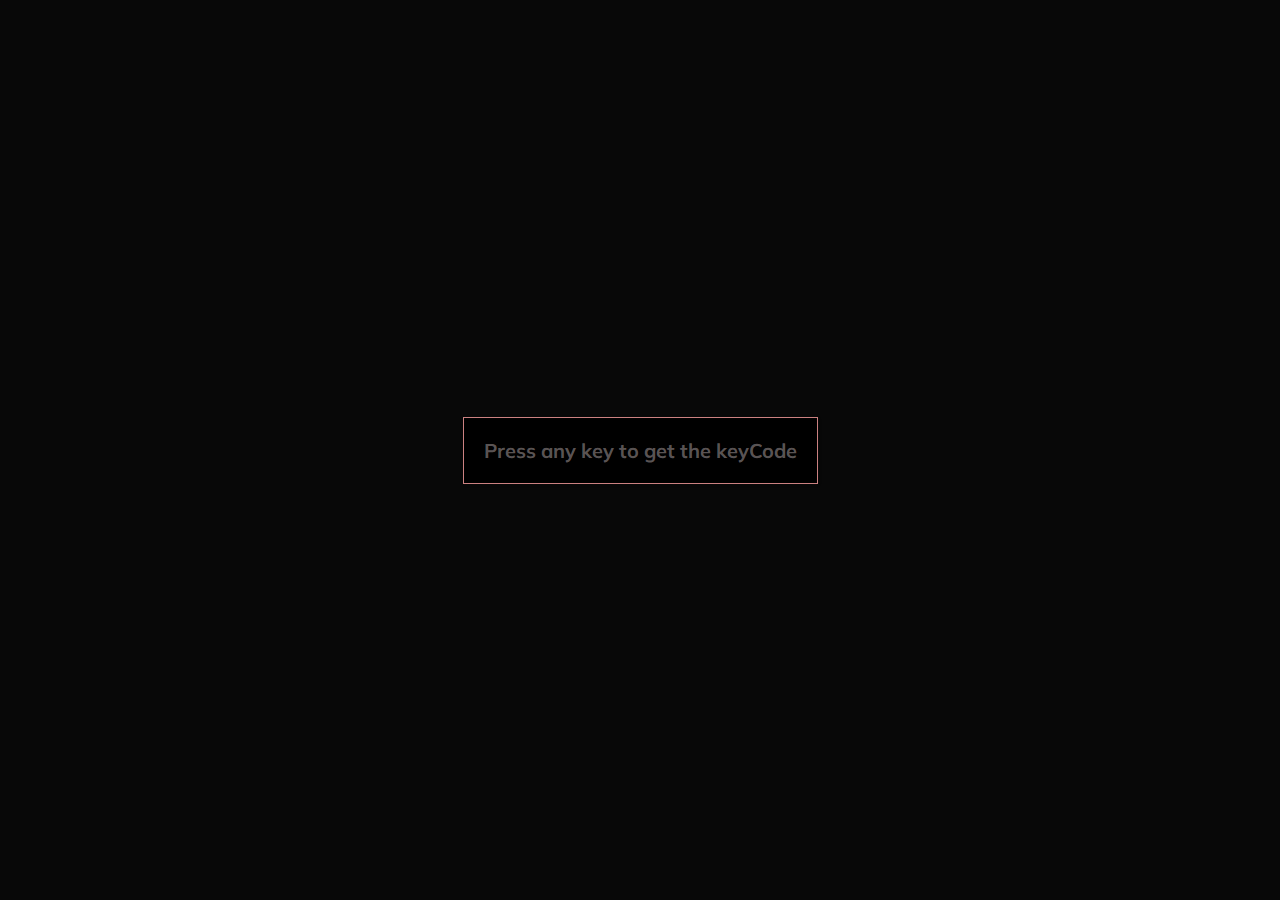
<file: day 10/index.html>
<!DOCTYPE html>
<html lang="en">
  <head>
    <meta charset="UTF-8" />
    <meta name="viewport" content="width=device-width, initial-scale=1.0" />
    <link rel="stylesheet" href="style.css" />
    <title>Event KeyCodes</title>
  </head>
  <body>
    <div id="insert">
      <div class="key">
        Press any key to get the keyCode
      </div>
    </div>
    <script src="script.js"></script>
  </body>
</html>
</file>
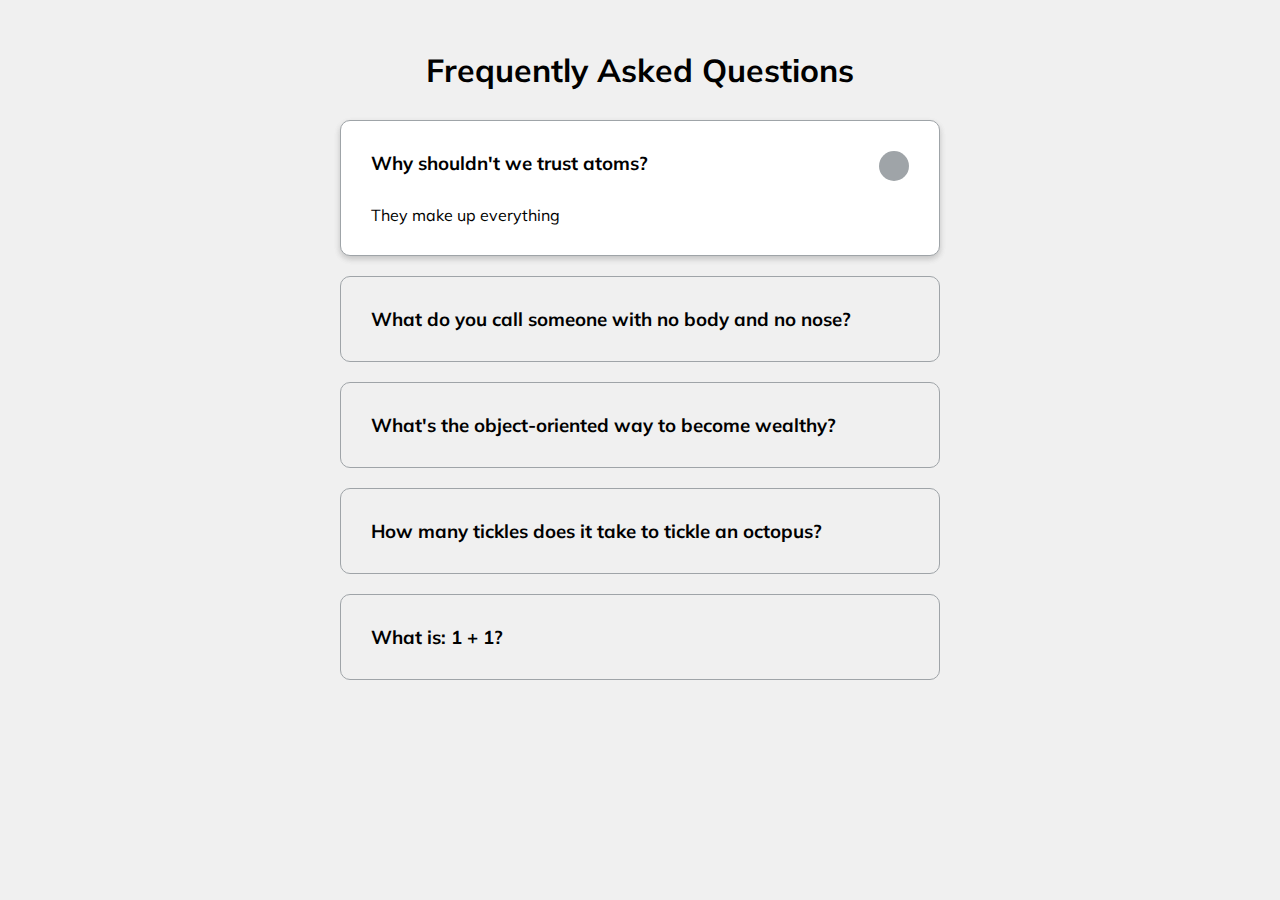
<file: day 11/index.html>
<!DOCTYPE html>
<html lang="en">
  <head>
    <meta charset="UTF-8" />
    <meta name="viewport" content="width=device-width, initial-scale=1.0" />
    <link rel="stylesheet" href="https://cdnjs.cloudflare.com/ajax/libs/font-awesome/5.14.0/css/all.min.css" integrity="sha512-1PKOgIY59xJ8Co8+NE6FZ+LOAZKjy+KY8iq0G4B3CyeY6wYHN3yt9PW0XpSriVlkMXe40PTKnXrLnZ9+fkDaog==" crossorigin="anonymous" />
    <link rel="stylesheet" href="style.css" />
    <title>FAQ</title>
  </head>
  <body>
    <h1>Frequently Asked Questions</h1>
    <div class="faq-container">
      <div class="faq active">
        <h3 class="faq-title">
          Why shouldn't we trust atoms?
        </h3>

        <p class="faq-text">
          They make up everything
        </p>

        <button class="faq-toggle">
          <i class="fas fa-chevron-down"></i>
          <i class="fas fa-times"></i>
        </button>
      </div>

      <div class="faq">
        <h3 class="faq-title">
          What do you call someone with no body and no nose?
        </h3>
        <p class="faq-text">
          Nobody knows.
        </p>
        <button class="faq-toggle">
          <i class="fas fa-chevron-down"></i>
          <i class="fas fa-times"></i>
        </button>
      </div>
      
      <div class="faq">
        <h3 class="faq-title">
          What's the object-oriented way to become wealthy?
        </h3>
        <p class="faq-text">
          Inheritance.
        </p>
        <button class="faq-toggle">
          <i class="fas fa-chevron-down"></i>
          <i class="fas fa-times"></i>
        </button>
      </div>
      
      <div class="faq">
        <h3 class="faq-title">
          How many tickles does it take to tickle an octopus?
        </h3>
        <p class="faq-text">
          Ten-tickles!
        </p>
        <button class="faq-toggle">
          <i class="fas fa-chevron-down"></i>
          <i class="fas fa-times"></i>
        </button>
      </div>
      
      <div class="faq">
        <h3 class="faq-title">
          What is: 1 + 1?
        </h3>
        <p class="faq-text">
          Depends on who are you asking.
        </p>
        <button class="faq-toggle">
          <i class="fas fa-chevron-down"></i>
          <i class="fas fa-times"></i>
        </button>
      </div>
    </div>
    <script src="script.js"></script>
  </body>
</html>
</file>
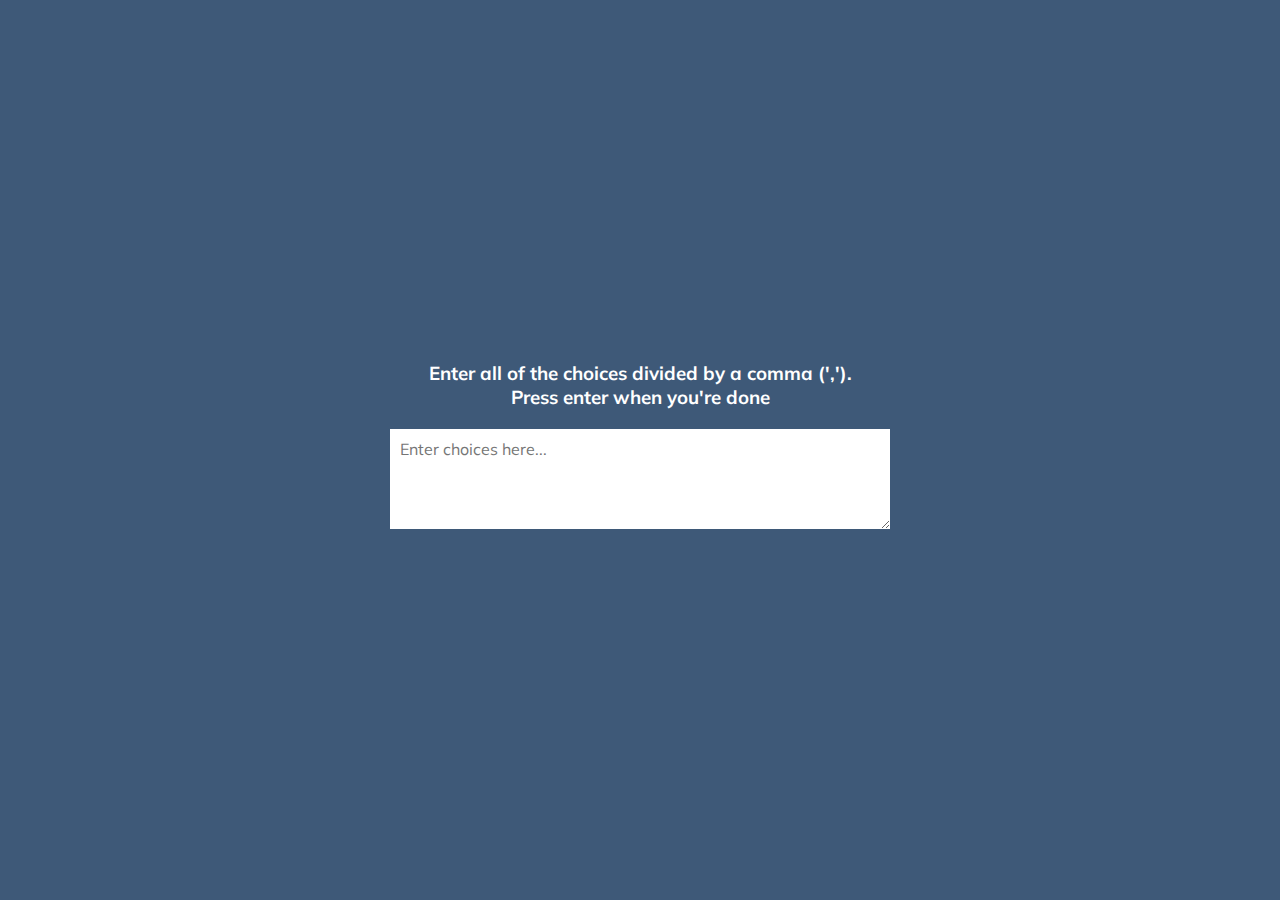
<file: day 12/index.html>
<!DOCTYPE html>
<html lang="en">
  <head>
    <meta charset="UTF-8" />
    <meta name="viewport" content="width=device-width, initial-scale=1.0" />
    <link rel="stylesheet" href="style.css" />
    <title>Random Choice Picker</title>
  </head>
  <body>
    <div class="container">
      <h3>Enter all of the choices divided by a comma (','). <br> Press enter when you're done</h3>
      <textarea placeholder="Enter choices here..." id="textarea"></textarea>

      <div id="tags"></div>
    </div>

    <script src="script.js"></script>
  </body>
</html>
</file>
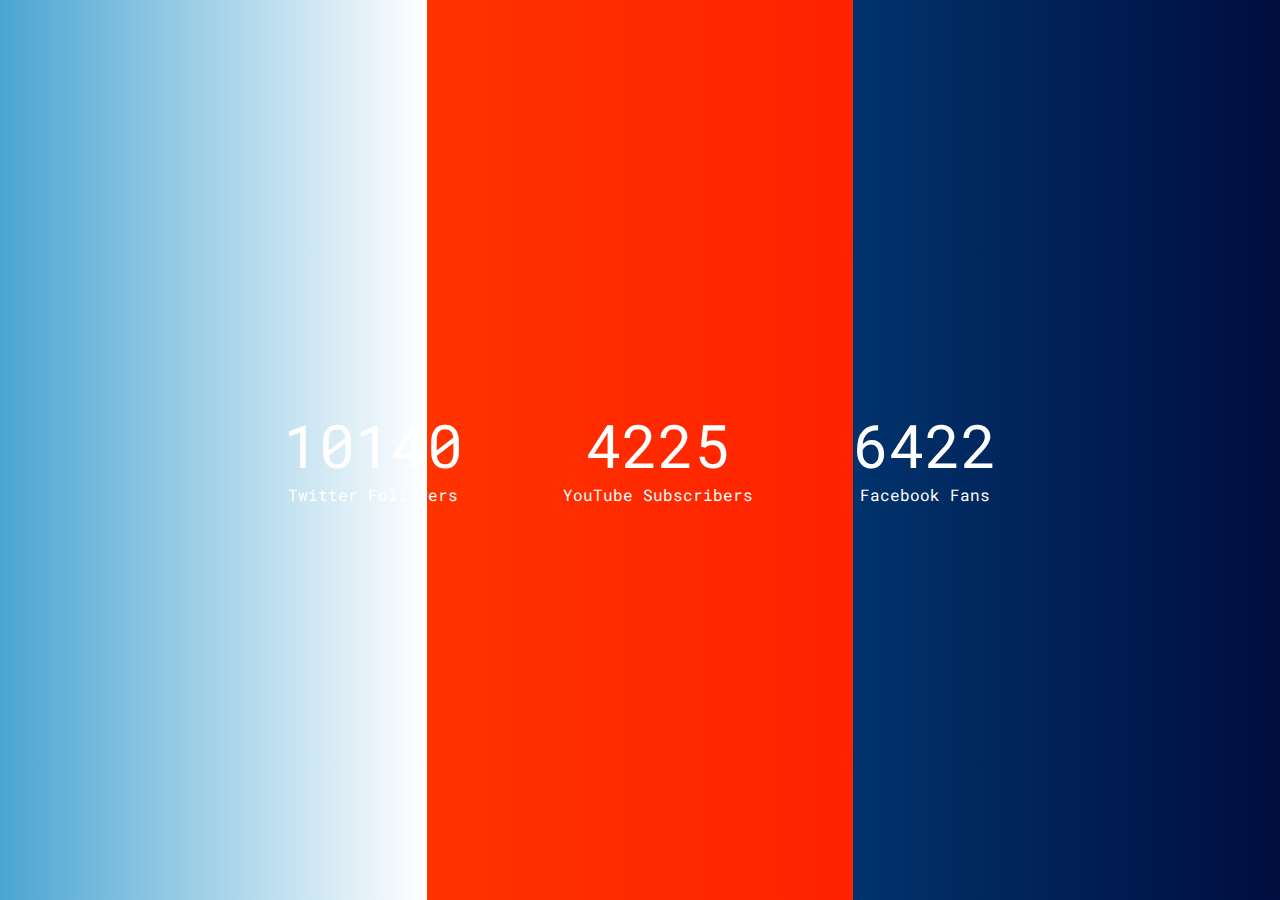
<file: day 14/index.html>
<!DOCTYPE html>
<html lang="en">
  <head>
    <meta charset="UTF-8" />
    <meta name="viewport" content="width=device-width, initial-scale=1.0" />
    <link rel="stylesheet" href="https://cdnjs.cloudflare.com/ajax/libs/font-awesome/5.14.0/css/all.min.css" integrity="sha512-1PKOgIY59xJ8Co8+NE6FZ+LOAZKjy+KY8iq0G4B3CyeY6wYHN3yt9PW0XpSriVlkMXe40PTKnXrLnZ9+fkDaog==" crossorigin="anonymous" />
    <link rel="stylesheet" href="style.css" />
    <title>Increment Counter</title>
  </head>
  <body>
    <div class="counter-container">
      <i class="fab fa-twitter fa-3x"></i>
      <div class="counter" data-target="12000"></div>
      <span>Twitter Followers</span>
    </div>

    <div class="counter-container">
      <i class="fab fa-youtube fa-3x"></i>
      <div class="counter" data-target="5000"></div>
      <span>YouTube Subscribers</span>
    </div>

    <div class="counter-container">
      <i class="fab fa-facebook fa-3x"></i>
      <div class="counter" data-target="7500"></div>
      <span>Facebook Fans</span>
    </div>
    <script src="script.js"></script>
  </body>
</html>
</file>
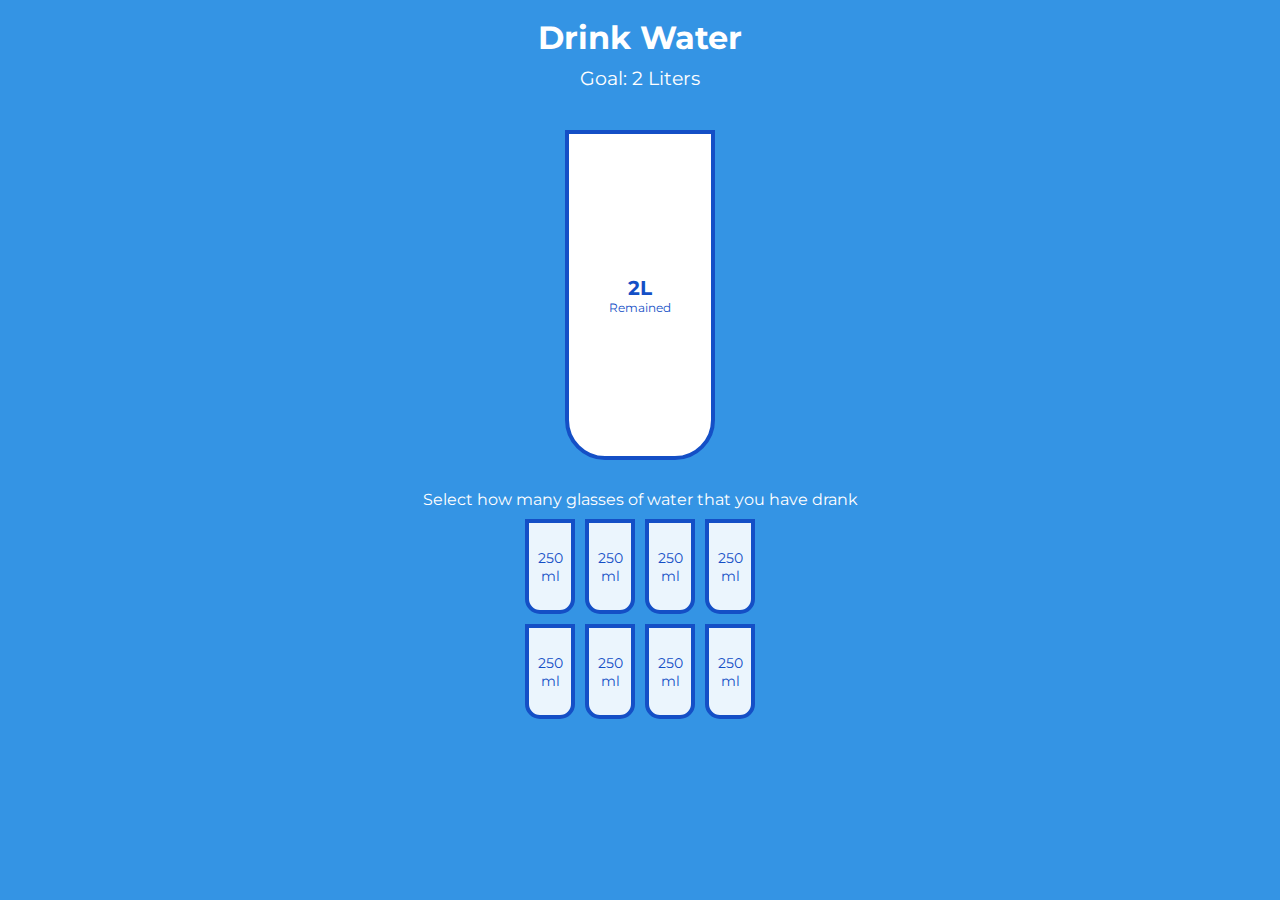
<file: day 15/index.html>
<!DOCTYPE html>
<html lang="en">
  <head>
    <meta charset="UTF-8" />
    <meta name="viewport" content="width=device-width, initial-scale=1.0" />
    <link rel="stylesheet" href="style.css" />
    <title>Drink Water</title>
  </head>
  <body>
    <h1>Drink Water</h1>
    <h3>Goal: 2 Liters</h3>

    <div class="cup">
      <div class="remained" id="remained">
        <span id="liters"></span>
        <small>Remained</small>
      </div>

      <div class="percentage" id="percentage"></div>
    </div>

    <p class="text">Select how many glasses of water that you have drank</p>

    <div class="cups">
      <div class="cup cup-small">250 ml</div>
      <div class="cup cup-small">250 ml</div>
      <div class="cup cup-small">250 ml</div>
      <div class="cup cup-small">250 ml</div>
      <div class="cup cup-small">250 ml</div>
      <div class="cup cup-small">250 ml</div>
      <div class="cup cup-small">250 ml</div>
      <div class="cup cup-small">250 ml</div>
    </div>

    <script src="script.js"></script>
  </body>
</html>
</file>
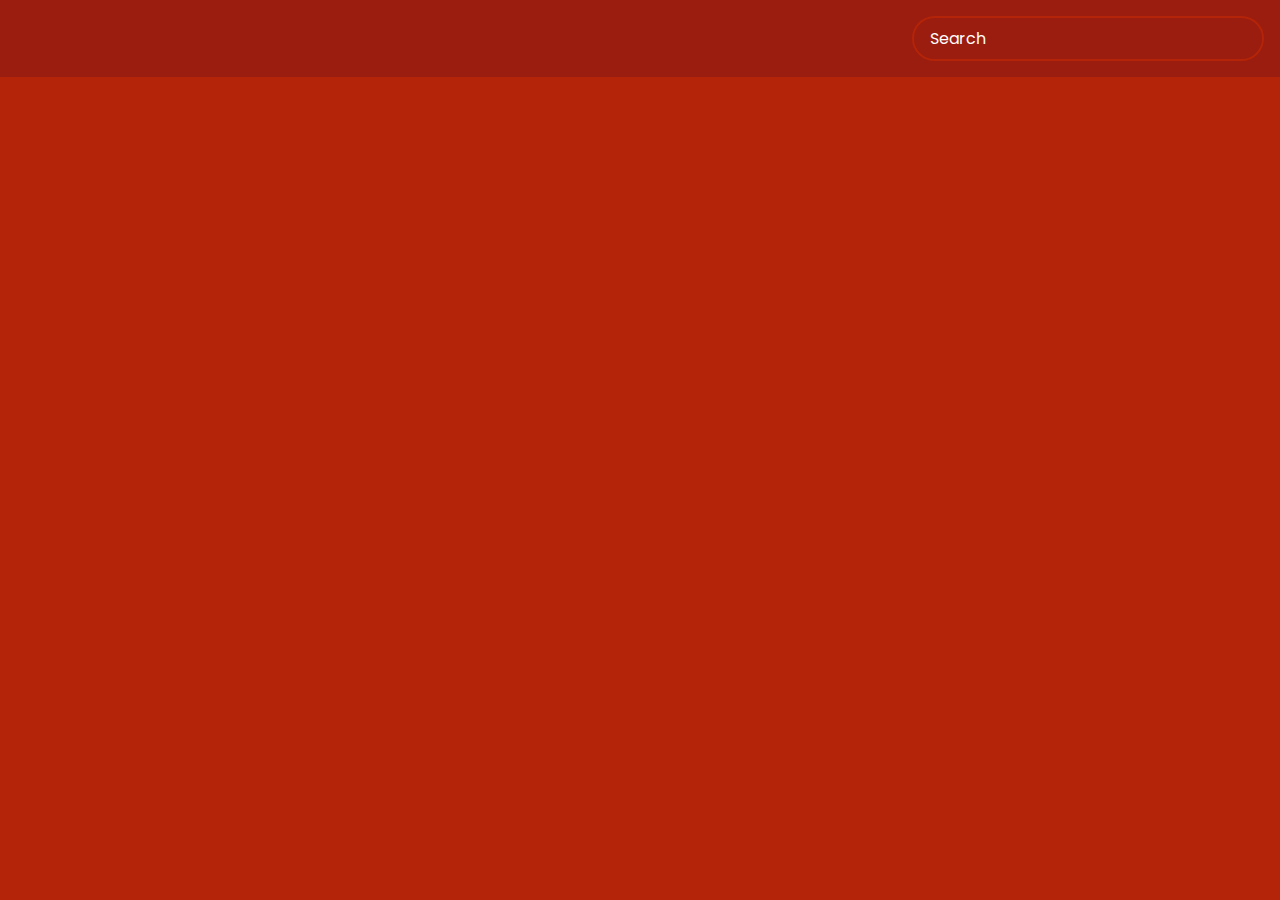
<file: day 16/index.html>
<!DOCTYPE html>
<html lang="en">
  <head>
    <meta charset="UTF-8" />
    <meta name="viewport" content="width=device-width, initial-scale=1.0" />
    <link rel="stylesheet" href="style.css" />
    <title>Movie App</title>
  </head>
  <body>
    <header>
      <form id="form">
        <input type="text" id="search" class="search" placeholder="Search">
      </form>
    </header>

    <main id="main"></main>

    <script src="script.js"></script>
  </body>
</html>
</file>
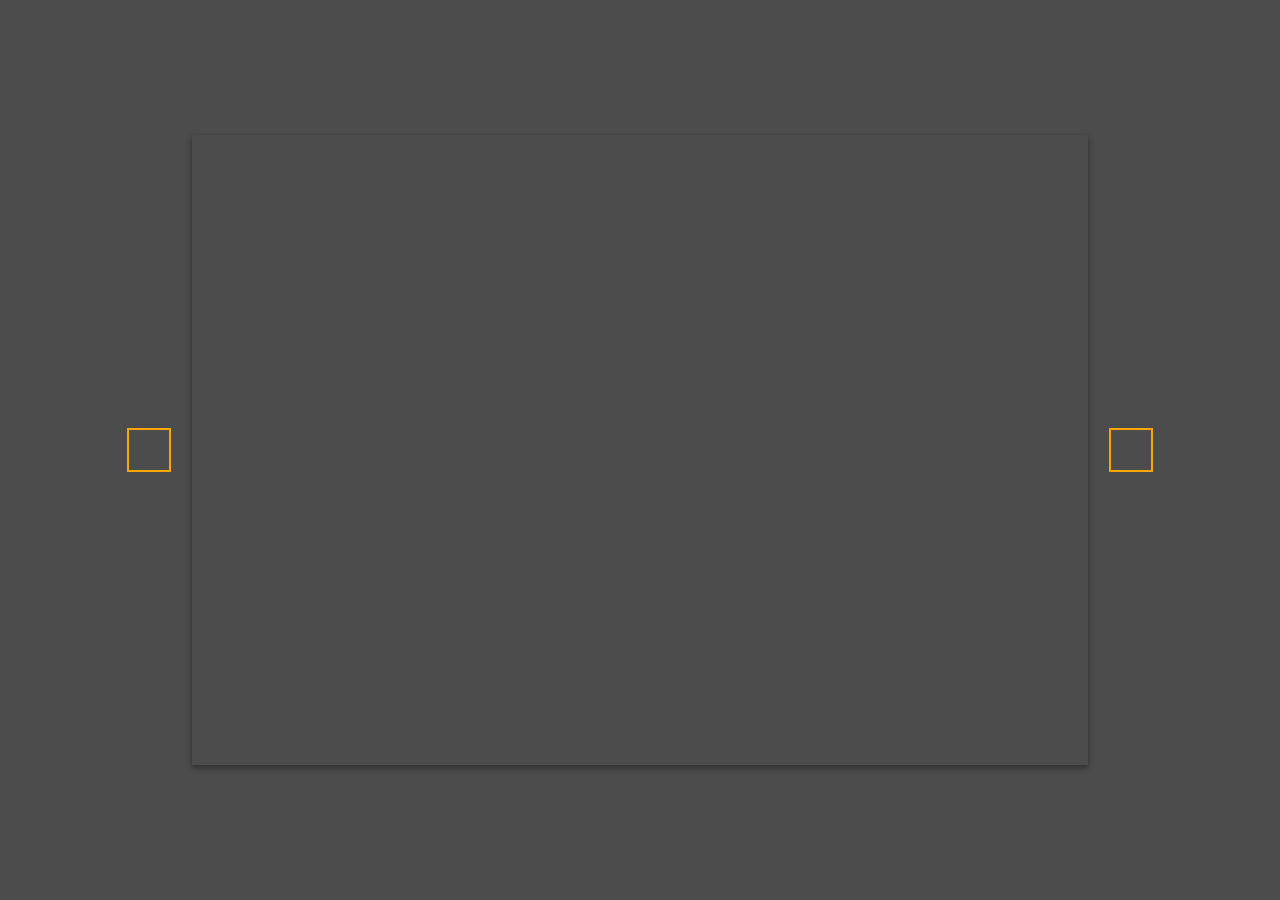
<file: day 17/index.html>
<!DOCTYPE html>
<html lang="en">
  <head>
    <meta charset="UTF-8" />
    <meta name="viewport" content="width=device-width, initial-scale=1.0" />
    <link
      rel="stylesheet"
      href="https://cdnjs.cloudflare.com/ajax/libs/font-awesome/5.14.0/css/all.min.css"
      integrity="sha512-1PKOgIY59xJ8Co8+NE6FZ+LOAZKjy+KY8iq0G4B3CyeY6wYHN3yt9PW0XpSriVlkMXe40PTKnXrLnZ9+fkDaog=="
      crossorigin="anonymous"
    />
    <link rel="stylesheet" href="style.css" />
    <title>Background Slider</title>
  </head>
  <body>
    <div class="slider-container">
      <div
        class="slide active"
        style="
          background-image: url('https://images.unsplash.com/photo-1549880338-65ddcdfd017b?ixlib=rb-1.2.1&ixid=eyJhcHBfaWQiOjEyMDd9&auto=format&fit=crop&w=2100&q=80');
        "
      ></div>
      <div
        class="slide"s
        style="
          background-image: url('https://images.unsplash.com/photo-1511593358241-7eea1f3c84e5?ixlib=rb-1.2.1&ixid=eyJhcHBfaWQiOjEyMDd9&auto=format&fit=crop&w=1934&q=80');
        "
      ></div>

      <div
        class="slide"
        style="
          background-image: url('https://images.unsplash.com/photo-1495467033336-2effd8753d51?ixlib=rb-1.2.1&ixid=eyJhcHBfaWQiOjEyMDd9&auto=format&fit=crop&w=2100&q=80');
        "
      ></div>

      <div
        class="slide"
        style="
          background-image: url('https://images.unsplash.com/photo-1522735338363-cc7313be0ae0?ixlib=rb-1.2.1&ixid=eyJhcHBfaWQiOjEyMDd9&auto=format&fit=crop&w=2689&q=80');
        "
      ></div>

      <div
        class="slide"
        style="
          background-image: url('https://images.unsplash.com/photo-1559087867-ce4c91325525?ixlib=rb-1.2.1&ixid=eyJhcHBfaWQiOjEyMDd9&auto=format&fit=crop&w=2100&q=80');
        "
      ></div>

      <button class="arrow left-arrow" id="left">
        <i class="fas fa-arrow-left"></i>
      </button>

      <button class="arrow right-arrow" id="right">
        <i class="fas fa-arrow-right"></i>
      </button>
    </div>
    <script src="script.js"></script>
  </body>
</html>
</file>
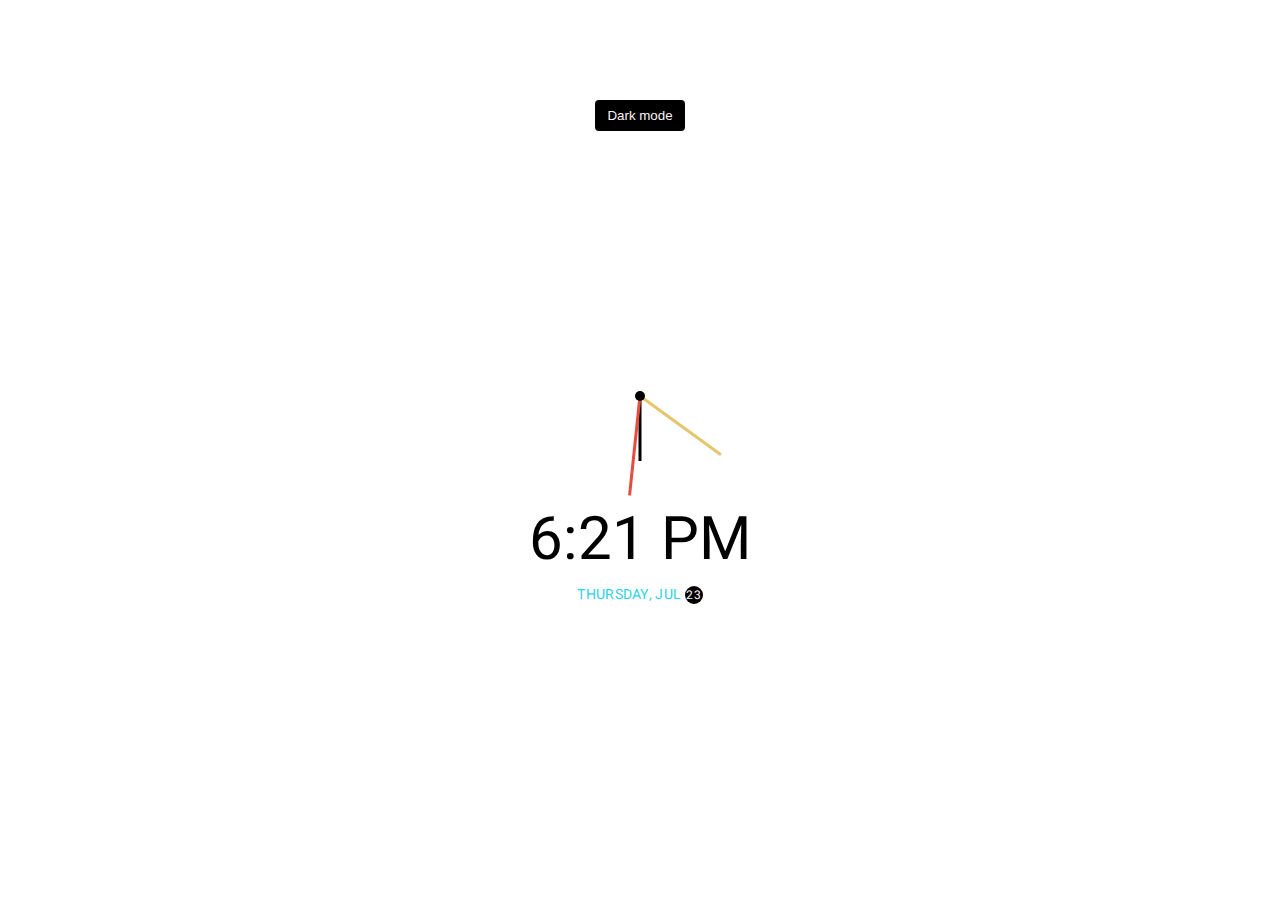
<file: day 18/index.html>
<!DOCTYPE html>
<html lang="en">
  <head>
    <meta charset="UTF-8" />
    <meta name="viewport" content="width=device-width, initial-scale=1.0" />
    <link rel="stylesheet" href="style.css" />
    <title>Theme Clock</title>
  </head>
  <body>
    <!-- Inspired by this dribbble shot https://dribbble.com/shots/5958443-Alarm-clock -->

    <button class="toggle">Dark mode</button>

    <div class="clock-container">
      <div class="clock">
        <div class="needle hour"></div>
        <div class="needle minute"></div>
        <div class="needle second"></div>
        <div class="center-point"></div>
      </div>

      <div class="time"></div>
      <div class="date"></div>
    </div>

    <script src="script.js"></script>
  </body>
</html>
</file>
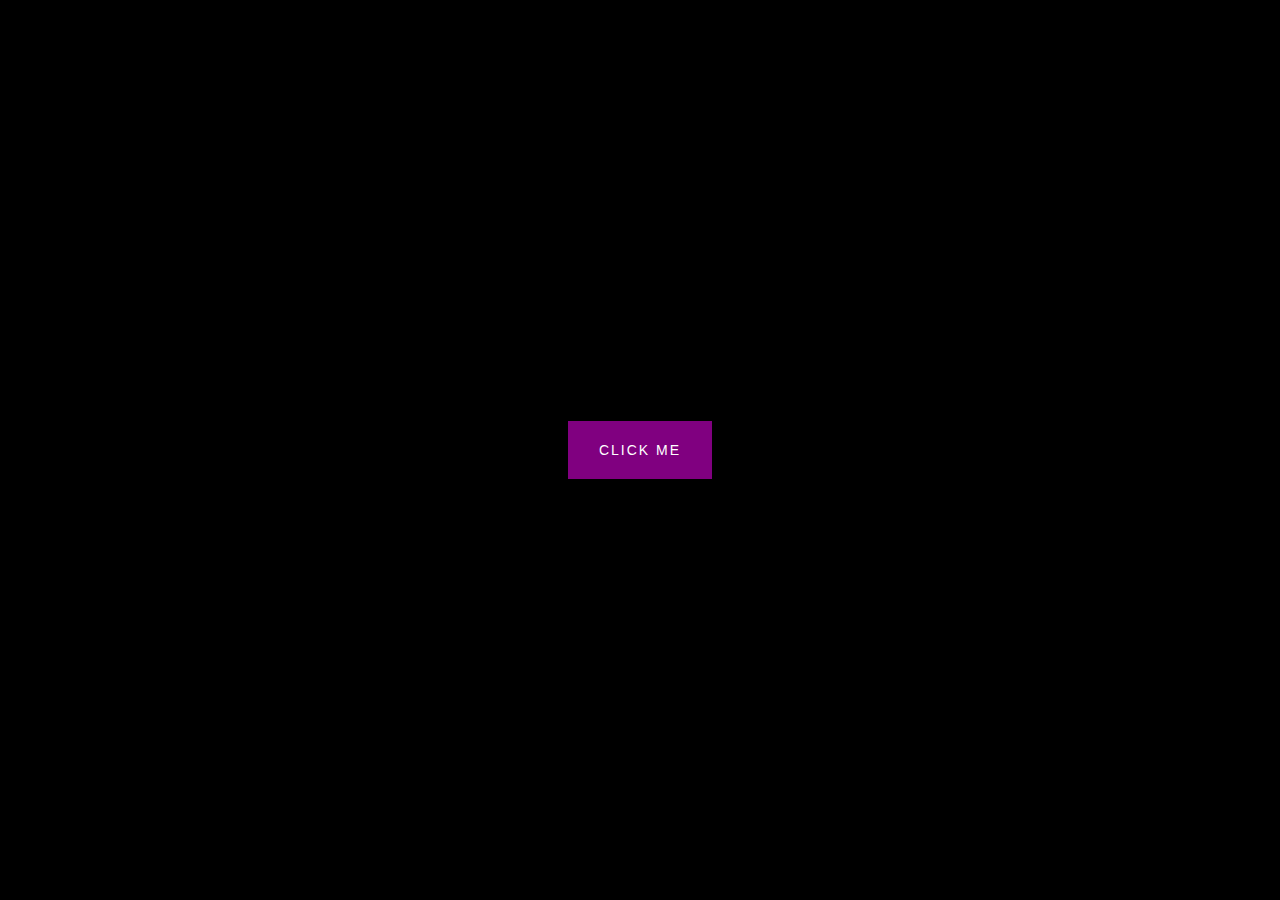
<file: day 19/index.html>
<!DOCTYPE html>
<html lang="en">
  <head>
    <meta charset="UTF-8" />
    <meta name="viewport" content="width=device-width, initial-scale=1.0" />
    <link rel="stylesheet" href="style.css" />
    <title>Button Ripple Effect</title>
  </head>
  <body>
    <button class="ripple">Click Me</button>
    <script src="script.js"></script>
  </body>
</html>
</file>
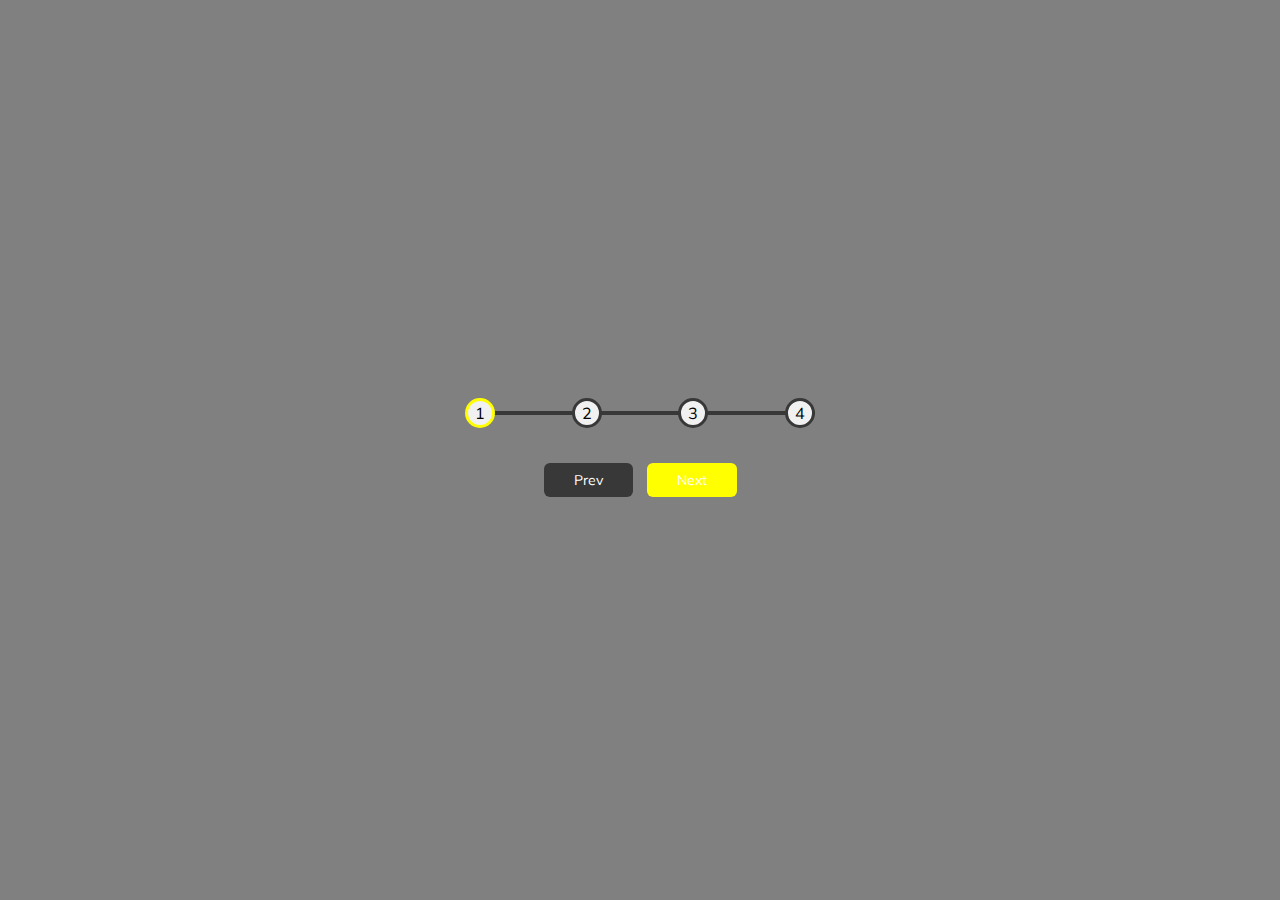
<file: day 2/index.html>
<!DOCTYPE html>
<html lang="en">
  <head>
    <meta charset="UTF-8" />
    <meta name="viewport" content="width=device-width, initial-scale=1.0" />
    <link rel="stylesheet" href="styles.css" />
    <title>Progress Steps</title>
  </head>
  <body>
    <div class="container">
      <div class="progress-container">
        <div class="progress" id="progress"></div>
        <div class="circle active">1</div>
        <div class="circle">2</div>
        <div class="circle">3</div>
        <div class="circle">4</div>
      </div>

      <button class="btn" id="prev" disabled>Prev</button>
      <button class="btn" id="next">Next</button>
    </div>
    <script src="script.js"></script>
  </body>
</html>
</file>
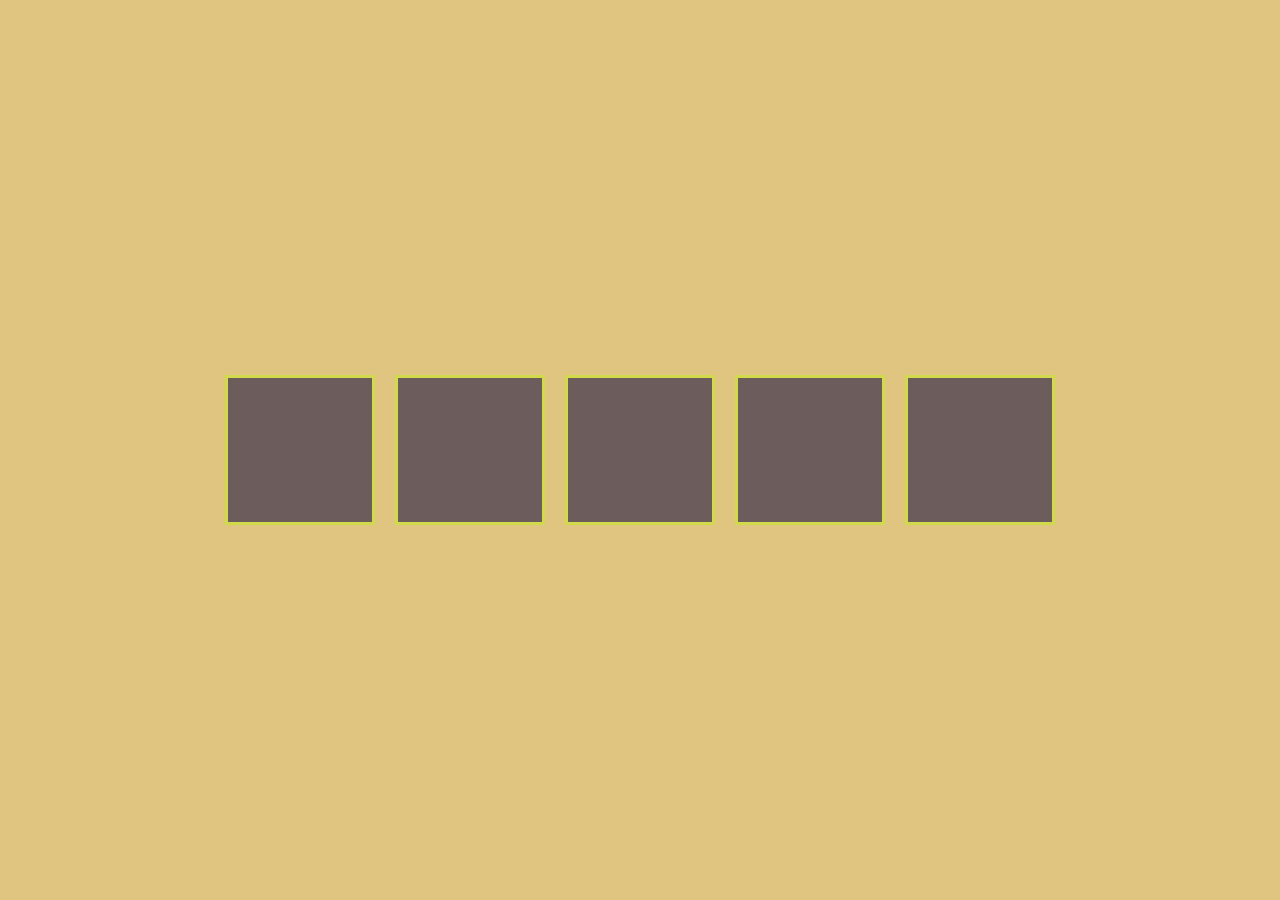
<file: day 20/index.html>
<!DOCTYPE html>
<html lang="en">
  <head>
    <meta charset="UTF-8" />
    <meta name="viewport" content="width=device-width, initial-scale=1.0" />
    <link rel="stylesheet" href="style.css" />
    <title>Drag N Drop</title>
  </head>
  <body>
    <div class="empty">
      <div class="fill" draggable="true"></div>
    </div>
    <div class="empty"></div>
    <div class="empty"></div>
    <div class="empty"></div>
    <div class="empty"></div>

    <script src="script.js"></script>
  </body>
</html>
</file>
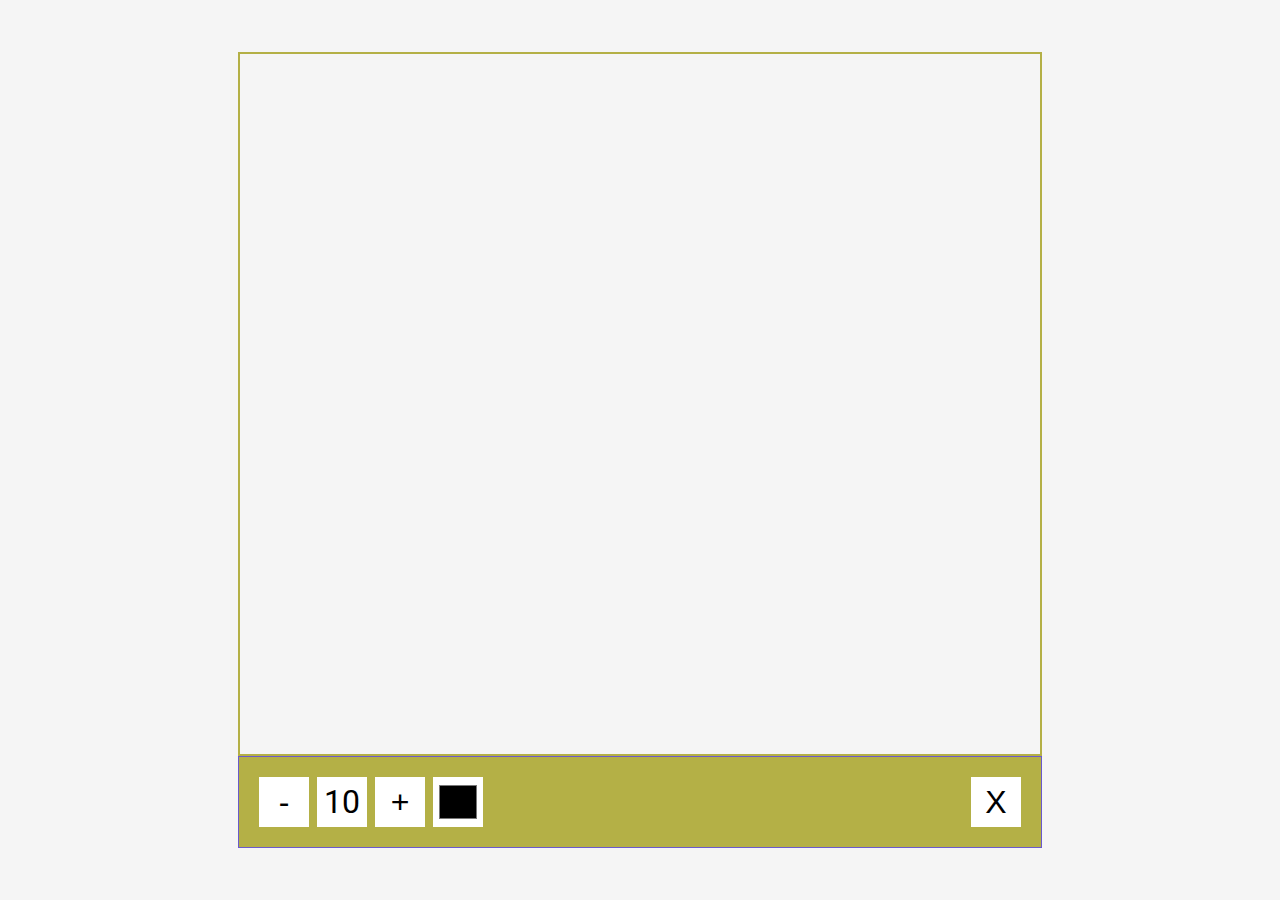
<file: day 21/index.html>
<!DOCTYPE html>
<html lang="en">
  <head>
    <meta charset="UTF-8" />
    <meta name="viewport" content="width=device-width, initial-scale=1.0" />
    <link rel="stylesheet" href="style.css" />
    <title>Drawing App</title>
  </head>
  <body>
    <canvas id="canvas" width="800" height="700"></canvas>
    <div class="toolbox">
      <button id="decrease">-</button>
      <span id="size">10</span>
      <button id="increase">+</button>
      <input type="color" id="color">
      <button id="clear">X</button>
    </div>

    <script src="script.js"></script>
  </body>
</html>
</file>
<file: day 10/style.css>
@import url('https://fonts.googleapis.com/css?family=Muli&display=swap');

* {
  box-sizing: border-box;
 
}

body {
  background-color: #080808;
  font-family: 'Muli', sans-serif;
  display: flex;
  align-items: center;
  justify-content: center;
  text-align: center;
  height: 100vh;
  overflow: hidden;
  margin: 0;
}

.key {
  border: 1px solid #cb8181;
  background-color: #000000;
  box-shadow: 1px 1px 3px rgba(0, 0, 0, 0.1);
  display: inline-flex;
  align-items: center;
  font-size: 20px;
  font-weight: bold;
  padding: 20px;
  flex-direction: column;
  margin: 10px;
  min-width: 150px;
  color: rgba(190, 179, 179, 0.486);
  position: relative;
}

.key small {
  position: absolute;
  top: -24px;
  left: 0;
  text-align: center;
  width: 100%;
  color: #c4c4c4;
  font-size: 14px;
}
</file>
<file: day 11/style.css>
@import url('https://fonts.googleapis.com/css?family=Muli&display=swap');

* {
  box-sizing: border-box;
}

body {
  font-family: 'Muli', sans-serif;
  background-color: #f0f0f0;
}

h1 {
  margin: 50px 0 30px;
  text-align: center;
}

.faq-container {
  max-width: 600px;
  margin: 0 auto;
}

.faq {
  background-color: transparent;
  border: 1px solid #9fa4a8;
  border-radius: 10px;
  margin: 20px 0;
  padding: 30px;
  position: relative;
  overflow: hidden;
  transition: 0.3s ease;
}

.faq.active {
  background-color: #fff;
  box-shadow: 0 3px 6px rgba(0, 0, 0, 0.1), 0 3px 6px rgba(0, 0, 0, 0.1);
}

.faq.active::before,
.faq.active::after {
  content: '\f075';
  font-family: 'Font Awesome 5 Free';
  color: #2ecc71;
  font-size: 7rem;
  position: absolute;
  opacity: 0.2;
  top: 20px;
  left: 20px;
  z-index: 0;
}

.faq.active::before {
  color: #3498db;
  top: -10px;
  left: -30px;
  transform: rotateY(180deg);
}

.faq-title {
  margin: 0 35px 0 0;
}

.faq-text {
  display: none;
  margin: 30px 0 0;
}

.faq.active .faq-text {
  display: block;
}

.faq-toggle {
  background-color: transparent;
  border: 0;
  border-radius: 50%;
  cursor: pointer;
  display: flex;
  align-items: center;
  justify-content: center;
  font-size: 16px;
  padding: 0;
  position: absolute;
  top: 30px;
  right: 30px;
  height: 30px;
  width: 30px;
}

.faq-toggle:focus {
  outline: 0;
}

.faq-toggle .fa-times {
  display: none;
}

.faq.active .faq-toggle .fa-times {
  color: #fff;
  display: block;
}

.faq.active .faq-toggle .fa-chevron-down {
  display: none;
}

.faq.active .faq-toggle {
  background-color: #9fa4a8;
}
</file>
<file: day 12/style.css>
@import url('https://fonts.googleapis.com/css?family=Muli&display=swap');

* {
  box-sizing: border-box;
}

body {
  background-color: #3e5978;
  font-family: 'Muli', sans-serif;
  display: flex;
  flex-direction: column;
  align-items: center;
  justify-content: center;
  height: 100vh;
  overflow: hidden;
  margin: 0;
}

h3 {
  color: #fff;
  margin: 10px 0 20px;
  text-align: center;
}

.container {
  width: 500px;
}

textarea {
  border: none;
  display: block;
  width: 100%;
  height: 100px;
  font-family: inherit;
  padding: 10px;
  margin: 0 0 20px;
  font-size: 16px;
}

textarea:focus {
  outline: none;
}

.tag {
  background-color: #f0932b;
  color: #fff;
  border-radius: 50px;
  padding: 10px 20px;
  margin: 0 5px 10px 0;
  font-size: 14px;
  display: inline-block;
}

.tag.highlight {
  background-color: #273c75;
}
</file>
<file: day 14/style.css>
@import url('https://fonts.googleapis.com/css?family=Roboto+Mono&display=swap');

* {
  box-sizing: border-box;
  
}

body {
  background-image: linear-gradient(
    to right,
    rgb(74, 165, 210) 0%, 
    white 33.33%, 
    rgb(255, 51, 0) 33.33%, 
    rgb(255, 34, 0) 66.66%, 
    rgb(1, 51, 108) 66.66%, 
    rgb(0, 13, 63) 100%
  );
  color: #fff;
  font-family: 'Roboto Mono', sans-serif;
  display: flex;
  align-items: center;
  justify-content: center;
  height: 100vh;
  overflow: hidden;
  margin: 0;
}

.counter-container {
  display: flex;
  flex-direction: column;
  justify-content: center;
  text-align: center;
  margin: 30px 50px;
}

.counter {
  font-size: 60px;
  margin-top: 10px;
}

@media (max-width: 580px) {
  body {
    flex-direction: column;
  }
}
</file>
<file: day 15/style.css>
@import url('https://fonts.googleapis.com/css?family=Montserrat:400,600&display=swap');

:root {
  --border-color: #144fc6;
  --fill-color: #6ab3f8;
}

* {
  box-sizing: border-box;
}

body {
  background-color: #3494e4;
  color: #fff;
  font-family: 'Montserrat', sans-serif;
  display: flex;
  flex-direction: column;
  align-items: center;
  margin-bottom: 40px;
}

h1 {
  margin: 10px 0 0;
}

h3 {
  font-weight: 400;
  margin: 10px 0;
}

.cup {
  background-color: #fff;
  border: 4px solid var(--border-color);
  color: var(--border-color);
  border-radius: 0 0 40px 40px;
  height: 330px;
  width: 150px;
  margin: 30px 0;
  display: flex;
  flex-direction: column;
  overflow: hidden;
}

.cup.cup-small {
  height: 95px;
  width: 50px;
  border-radius: 0 0 15px 15px;
  background-color: rgba(255, 255, 255, 0.9);
  cursor: pointer;
  font-size: 14px;
  align-items: center;
  justify-content: center;
  text-align: center;
  margin: 5px;
  transition: 0.3s ease;
}

.cup.cup-small.full {
  background-color: var(--fill-color);
  color: #fff;
}

.cups {
  display: flex;
  flex-wrap: wrap;
  align-items: center;
  justify-content: center;
  width: 280px;
}

.remained {
  display: flex;
  flex-direction: column;
  align-items: center;
  justify-content: center;
  text-align: center;
  flex: 1;
  transition: 0.3s ease;
}

.remained span {
  font-size: 20px;
  font-weight: bold;
}

.remained small {
  font-size: 12px;
}

.percentage {
  background-color: var(--fill-color);
  display: flex;
  align-items: center;
  justify-content: center;
  font-weight: bold;
  font-size: 30px;
  height: 0;
  transition: 0.3s ease;
}

.text {
  text-align: center;
  margin: 0 0 5px;
}
</file>
<file: day 16/style.css>
@import url('https://fonts.googleapis.com/css2?family=Poppins:wght@200;400&display=swap');

:root {
  --primary-color: #b32408;
  --secondary-color: #9a1d0f;
}

* {
  box-sizing: border-box;
}

body {
  background-color: var(--primary-color);
  font-family: 'Poppins', sans-serif;
  margin: 0;
}

header {
  padding: 1rem;
  display: flex;
  justify-content: flex-end;
  background-color: var(--secondary-color);
}

.search {
  background-color: transparent;
  border: 2px solid var(--primary-color);
  border-radius: 50px;
  font-family: inherit;
  font-size: 1rem;
  padding: 0.5rem 1rem;
  color: #fff;
}

.search::placeholder {
  color: #ffffff;
}

.search:focus {
  outline: none;
  background-color: var(--primary-color);
}

main {
  display: flex;
  flex-wrap: wrap;
  justify-content: center;
}

.movie {
  width: 300px;
  margin: 1rem;
  background-color: var(--secondary-color);
  box-shadow: 0 4px 5px rgba(0, 0, 0, 0.2);
  position: relative;
  overflow: hidden;
  border-radius: 15px;
}

.movie img {
  width: 100%;
}

.movie-info {
  color: #eee;
  display: flex;
  align-items: center;
  justify-content: space-between;
  gap:0.2rem;
  padding: 0.5rem 1rem 1rem;
  letter-spacing: 0.5px;
}

.movie-info h3 {
  margin-top: 0;
}

.movie-info span {
  background-color: var(--primary-color);
  padding: 0.25rem 0.5rem;
  border-radius: 3px;
  font-weight: bold;
}

.movie-info span.green {
  color: lightgreen;
}

.movie-info span.orange {
  color: orange;
}

.movie-info span.red {
  color: red;
}

.overview {
  background-color: #fff;
  padding: 2rem;
  position: absolute;
  left: 0;
  bottom: 0;
  right: 0;
  max-height: 100%;
  transform: translateY(101%);
  overflow-y: auto;
  transition: transform 0.3s ease-in;
}

.movie:hover .overview {
  transform: translateY(0);
}
</file>
<file: day 17/style.css>
@import url('https://fonts.googleapis.com/css2?family=Roboto:wght@400;700&display=swap');

* {
  box-sizing: border-box;
}

body {
  font-family: 'Roboto', sans-serif;
  display: flex;
  flex-direction: column;
  align-items: center;
  justify-content: center;
  height: 100vh;
  overflow: hidden;
  margin: 0;
  background-position: center center;
  background-size: cover;
  transition: 0.4s;
}

body::before {
  content: '';
  position: absolute;
  top: 0;
  left: 0;
  width: 100%;
  height: 100vh;
  background-color: rgba(0, 0, 0, 0.7);
  z-index: -1;
}

.slider-container {
  box-shadow: 0 3px 6px rgba(0, 0, 0, 0.16), 0 3px 6px rgba(0, 0, 0, 0.23);
  height: 70vh;
  width: 70vw;
  position: relative;
  overflow: hidden;
}

.slide {
  opacity: 0;
  height: 100vh;
  width: 100vw;
  background-position: center center;
  background-size: cover;
  position: absolute;
  top: -15vh;
  left: -15vw;
  transition: 0.4s ease;
  z-index: 1;
}

.slide.active {
  opacity: 1;
}

.arrow {
  position: fixed;
  background-color: transparent;
  color: #fff;
  padding: 20px;
  font-size: 30px;
  border: 2px solid orange;
  top: 50%;
  transform: translateY(-50%);
  cursor: pointer;
}

.arrow:focus {
  outline: 0;
}

.left-arrow {
  left: calc(15vw - 65px);
}

.right-arrow {
  right: calc(15vw - 65px);
}
</file>
<file: day 18/style.css>
@import url('https://fonts.googleapis.com/css?family=Heebo:300&display=swap');

* {
  box-sizing: border-box;
}

:root {
  --primary-color: #000;
  --secondary-color: #fff5f5;
}

html {
  transition: all 0.5s ease-in;
}

html.dark {
  --primary-color: #fff;
  --secondary-color: #333;
}

html.dark {
  background-color: #111;
  color: var(--primary-color);
}

body {
  font-family: 'Heebo', sans-serif;
  display: flex;
  align-items: center;
  justify-content: center;
  height: 100vh;
  overflow: hidden;
  margin: 0;
}

.toggle {
  cursor: pointer;
  background-color: var(--primary-color);
  color: var(--secondary-color);
  border: 0;
  border-radius: 4px;
  padding: 8px 12px;
  position: absolute;
  top: 100px;
}

.toggle:focus {
  outline: none;
}

.clock-container {
  display: flex;
  flex-direction: column;
  justify-content: space-between;
  align-items: center;
}

.clock {
  position: relative;
  width: 200px;
  height: 200px;
}

.needle {
  background-color: var(--primary-color);
  position: absolute;
  top: 50%;
  left: 50%;
  height: 65px;
  width: 3px;
  transform-origin: bottom center;
  transition: all 0.5s ease-in linear;
}

.needle.hour {
  transform: translate(-50%, -100%) rotate(0deg);
}

.needle.minute {
  transform: translate(-50%, -100%) rotate(0deg);
  height: 100px;
  background-color: #e5c66c;
}

.needle.second {
  transform: translate(-50%, -100%) rotate(0deg);
  height: 100px;
  background-color: #e74c3c;
}

.center-point {
  background-color: #000000;
  width: 10px;
  height: 10px;
  position: absolute;
  top: 50%;
  left: 50%;
  transform: translate(-50%, -50%);
  border-radius: 50%;
}

.center-point::after {
  content: '';
  background-color: var(--primary-color);
  width: 5px;
  height: 5px;
  position: absolute;
  top: 50%;
  left: 50%;
  transform: translate(-50%, -50%);
  border-radius: 50%;
}

.time {
  font-size: 60px;
}

.date {
  color: #0bcbe5e4;
  font-size: 14px;
  letter-spacing: 0.3px;
  text-transform: uppercase;
}

.date .circle {
  background-color: var(--primary-color);
  color: var(--secondary-color);
  border-radius: 50%;
  height: 18px;
  width: 18px;
  display: inline-flex;
  align-items: center;
  justify-content: center;
  line-height: 18px;
  transition: all 0.5s ease-in;
  font-size: 12px;
}
</file>
<file: day 19/style.css>
@import url('https://fonts.googleapis.com/css2?family=Roboto:wght@400;700&display=swap');

* {
  box-sizing: border-box;
}

body {
  background-color: #000;
  font-family: 'Roboto', sans-serif;
  display: flex;
  flex-direction: column;
  align-items: center;
  justify-content: center;
  height: 100vh;
  overflow: hidden;
  margin: 0;
}

button {
  background-color: purple;
  color: #fff;
  border: 1px purple solid;
  font-size: 14px;
  text-transform: uppercase;
  letter-spacing: 2px;
  padding: 20px 30px;
  overflow: hidden;
  margin: 10px 0;
  position: relative;
}

button:focus {
  outline: none;
}

button .circle {
  position: absolute;
  background-color: #fff;
  width: 100px;
  height: 100px;
  border-radius: 50%;
  transform: translate(-50%, -50%) scale(0);
  animation: scale 0.5s ease-out;
}

@keyframes scale {
  to {
    transform: translate(-50%, -50%) scale(3);
    opacity: 0;
  }
}
</file>
<file: day 2/styles.css>
@import url('https://fonts.googleapis.com/css?family=Muli&display=swap');
:root {
  --line-border-fill:  yellow;
  --line-border-empty: #383838;
}
* {
  box-sizing: border-box;
}
body {
  background-color: grey;
  font-family: 'Muli', sans-serif;
  display: flex;
  align-items: center;
  justify-content: center;
  height: 100vh;
  overflow: hidden;
  margin: 0;
}
.container {
  text-align: center;
}
.progress-container {
  display: flex;
  justify-content: space-between;
  position: relative;
  margin-bottom: 30px;
  max-width: 100%;
  width: 350px;
}
.progress-container::before {
  content: '';
  background-color: var(--line-border-empty);
  position: absolute;
  top: 50%;
  left: 0;
  transform: translateY(-50%);
  height: 4px;
  width: 100%;
  z-index: -1;
}
.progress {
  background-color: var(--line-border-fill);
  position: absolute;
  top: 50%;
  left: 0;
  transform: translateY(-50%);
  height: 4px;
  width: 0%;
  z-index: -1;
  transition: 0.4s ease;
}
.circle {
  background-color: #f1f1f1;
  color:black;
  border-radius: 50%;
  height: 30px;
  width: 30px;
  display: flex;
  align-items: center;
  justify-content: center;
  border: 3px solid var(--line-border-empty);
  transition: 0.4s ease;
}
.circle.active {
  border-color: var(--line-border-fill);
}
.btn {
  background-color: var(--line-border-fill);
  color: #fff;
  border: 0;
  border-radius: 6px;
  cursor: pointer;
  font-family: inherit;
  padding: 8px 30px;
  margin: 5px;
  font-size: 14px;
}
.btn:active {
  transform: scale(1.02);
}
.btn:focus {
  outline: 0;
}
.btn:disabled {
  background-color: var(--line-border-empty);
  cursor: not-allowed;
}
</file>
<file: day 20/style.css>
* {
  box-sizing: border-box;
}

body {
  background-color: rgb(223, 197, 127);
  display: flex;
  align-items: center;
  justify-content: center;
  height: 100vh;
  overflow: hidden;
  margin: 0;
}

.empty {
  height: 150px;
  width: 150px;
  margin: 10px;
  border: solid 3px rgb(208, 218, 75);
  background: rgb(108, 92, 92);
}

.fill {
  background-image: url('https://source.unsplash.com/random/150x150');
  height: 145px;
  width: 145px;
  cursor: pointer;
}

.hold {
  border: solid 5px #ccc;
}

.hovered {
  background-color: #333;
  border-color: white;
  border-style: dashed;
}

@media (max-width: 800px) {
  body {
    flex-direction: column;
  }
}
</file>
<file: day 21/style.css>
@import url('https://fonts.googleapis.com/css2?family=Roboto:wght@400;700&display=swap');

* {
  box-sizing: border-box;
}

body {
  background-color: #f5f5f5;
  font-family: 'Roboto', sans-serif;
  display: flex;
  flex-direction: column;
  align-items: center;
  justify-content: center;
  height: 100vh;
  margin: 0;
}

canvas {
  border: 2px solid rgb(180, 176, 70);
}

.toolbox {
  background-color: rgb(180, 176, 70);
  border: 1px solid slateblue;
  display: flex;
  width: 804px;
  padding: 1rem;
}

.toolbox > * {
  background-color: #fff;
  border: none;
  display: inline-flex;
  align-items: center;
  justify-content: center;
  font-size: 2rem;
  height: 50px;
  width: 50px;
  margin: 0.25rem;
  padding: 0.25rem;
  cursor: pointer;
}

.toolbox > *:last-child {
  margin-left: auto;
}
</file>
